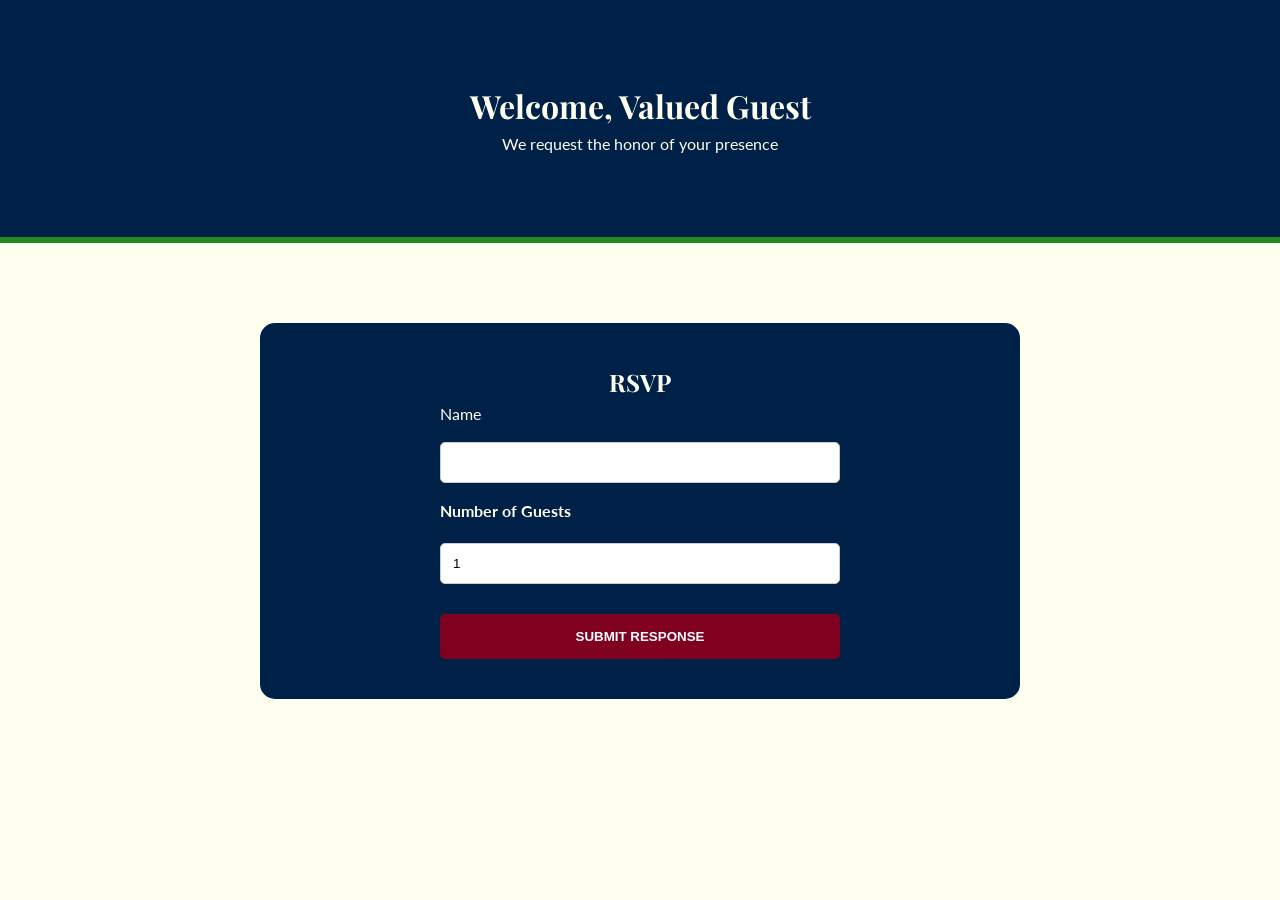
<file: index.html>
<!DOCTYPE html>
<html lang="en">
<head>
    <meta charset="UTF-8">
    <meta name="viewport" content="width=device-width, initial-scale=1.0">
    <title>Wedding Invitation | 9th Sept 2026</title>
    <link href="https://fonts.googleapis.com/css2?family=Lato:wght@300;400&family=Playfair+Display:ital,wght@0,400;0,700;1,400&display=swap" rel="stylesheet">
    <style>
        :root { --navy: #002147; --ivory: #FFFFF0; --burgundy: #800020; --forest: #228B22; }
        * { box-sizing: border-box; margin: 0; padding: 0; }
        body { font-family: 'Lato', sans-serif; background-color: var(--ivory); color: var(--navy); text-align: center; line-height: 1.6; }
        h1, h2 { font-family: 'Playfair Display', serif; }
        .hero { background: var(--navy); color: var(--ivory); padding: 80px 20px; border-bottom: 6px solid var(--forest); }
        .container { max-width: 800px; margin: 0 auto; padding: 40px 20px; }
        .card { background: white; padding: 30px; border-radius: 12px; box-shadow: 0 10px 30px rgba(0,0,0,0.1); margin-bottom: 20px; }
        .hidden { display: none !important; }
        .rsvp-section { background: var(--navy); color: var(--ivory); padding: 40px; border-radius: 15px; margin-top: 40px; }
        form { max-width: 400px; margin: 0 auto; text-align: left; display: flex; flex-direction: column; gap: 15px; }
        input { padding: 12px; border-radius: 5px; border: 1px solid #ccc; width: 100%; }
        .headcount-label { font-weight: bold; display: block; margin-bottom: 5px; }
        .btn-primary { background: var(--burgundy); color: white; border: none; padding: 15px; font-weight: bold; cursor: pointer; border-radius: 5px; text-transform: uppercase; }
    </style>
</head>
<body>

    <header class="hero">
        <h1 id="greeting">Welcome, Valued Guest</h1>
        <p>We request the honor of your presence</p>
    </header>

    <div class="container">
        <div id="lunch-section" class="card hidden">
            <h2 style="color: var(--burgundy)">Special Lunch</h2>
            <p>9th September 2026 | Sayaji Hotel</p>
        </div>

        <section class="rsvp-section">
            <h2>RSVP</h2>
            <form id="rsvpForm">
                <label>Name</label>
                <input type="text" id="formName" readonly>

                <label class="headcount-label" id="countLabel">Number of Guests</label>
                <input type="number" id="headcount" min="1" value="1" required>
                <small id="maxHint" style="color: #FFD700;"></small>

                <div id="lunch-rsvp" class="hidden">
                    <label><input type="checkbox" id="lunchCheck"> Attending Lunch</label>
                </div>

                <button type="submit" class="btn-primary">Submit Response</button>
            </form>
        </section>
    </div>

    <script>
        // Ideally, you'd fetch this from your 'guests.json' file
        // For now, I've embedded the data structure you need
        const guestList = {
            "Enoch": { name: "Enoch Macwan", lunch: true, maxHeadcount: 5 },
            "JohnDoe": { name: "John Doe", lunch: true, maxHeadcount: 3 },
            "JaneSmith": { name: "Jane Smith", lunch: false, maxHeadcount: 2 }
        };

        document.addEventListener('DOMContentLoaded', () => {
            const params = new URLSearchParams(window.location.search);
            const guestKey = params.get('name');

            if (guestKey && guestList[guestKey]) {
                const guest = guestList[guestKey];
                
                document.getElementById('greeting').innerText = `Welcome, ${guest.name}`;
                document.getElementById('formName').value = guest.name;

                // 1. Headcount Logic
                const countInput = document.getElementById('headcount');
                const hint = document.getElementById('maxHint');
                
                countInput.max = guest.maxHeadcount; // Sets the limit
                hint.innerText = `Note: Max ${guest.maxHeadcount} guests allowed for this invite.`;

                // 2. Lunch Visibility Logic
                if (guest.lunch) {
                    document.getElementById('lunch-section').classList.remove('hidden');
                    document.getElementById('lunch-rsvp').classList.remove('hidden');
                }
            }
        });

        document.getElementById('rsvpForm').addEventListener('submit', (e) => {
            e.preventDefault();
            const count = document.getElementById('headcount').value;
            const max = document.getElementById('headcount').max;

            if (parseInt(count) > parseInt(max)) {
                alert(`Sorry, the maximum headcount for this invitation is ${max}.`);
            } else {
                alert("Thank you! Your RSVP for " + count + " people has been received.");
            }
        });
    </script>
</body>
</html>
</file>
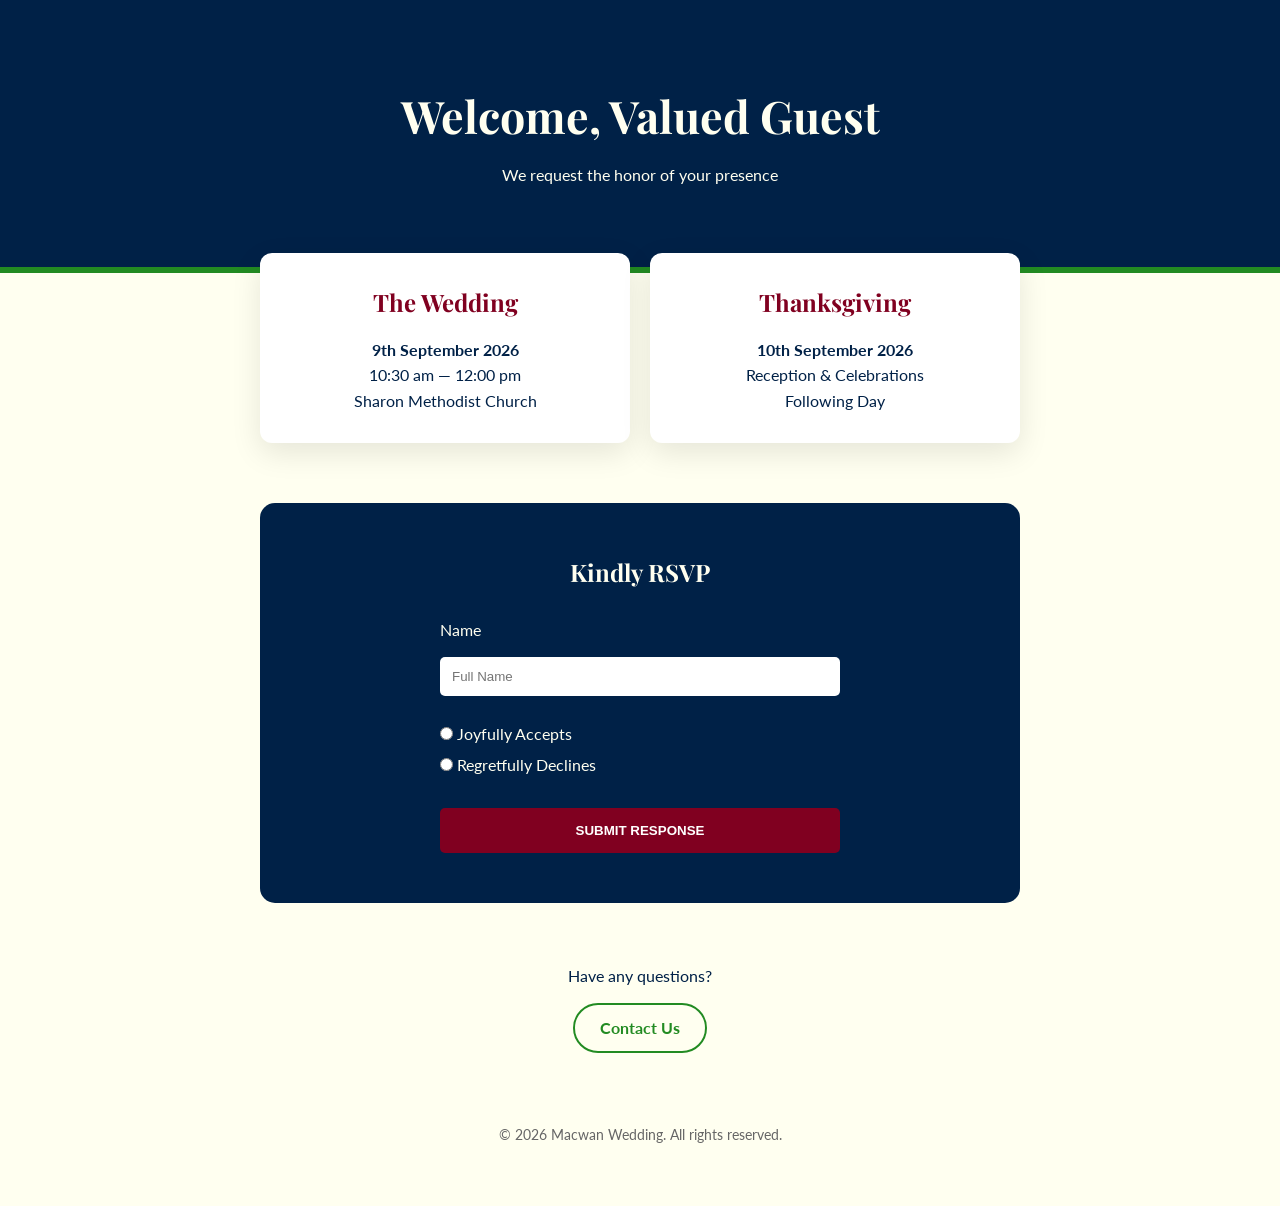
<file: wedding_invitation.html>
<!DOCTYPE html>
<html lang="en">
<head>
    <meta charset="UTF-8">
    <meta name="viewport" content="width=device-width, initial-scale=1.0">
    <title>Wedding Invitation | 9th Sept 2026</title>
    
    <link href="https://fonts.googleapis.com/css2?family=Lato:wght@300;400&family=Playfair+Display:ital,wght@0,400;0,700;1,400&display=swap" rel="stylesheet">

    <style>
        :root {
            --navy: #002147;
            --ivory: #FFFFF0;
            --burgundy: #800020;
            --forest-green: #228B22;
        }

        * { box-sizing: border-box; margin: 0; padding: 0; }

        body {
            font-family: 'Lato', sans-serif;
            background-color: var(--ivory);
            color: var(--navy);
            line-height: 1.6;
            text-align: center;
        }

        h1, h2 { font-family: 'Playfair Display', serif; }

        .hero {
            background-color: var(--navy);
            color: var(--ivory);
            padding: 80px 20px;
            border-bottom: 6px solid var(--forest-green);
        }

        .hero h1 { font-size: 2.8rem; margin-bottom: 10px; }

        .container {
            max-width: 800px;
            margin: 0 auto;
            padding: 40px 20px;
        }

        .details-grid {
            display: flex;
            flex-wrap: wrap;
            justify-content: center;
            gap: 20px;
            margin-top: -60px; /* Overlap effect */
        }

        .card {
            background: white;
            padding: 30px;
            border-radius: 12px;
            box-shadow: 0 10px 30px rgba(0,0,0,0.1);
            flex: 1 1 250px;
            min-width: 280px;
        }

        .card h2 { color: var(--burgundy); margin-bottom: 15px; }

        .hidden { display: none !important; }

        /* RSVP Form */
        .rsvp-section {
            background: var(--navy);
            color: var(--ivory);
            padding: 50px 20px;
            border-radius: 15px;
            margin: 60px 0;
        }

        .rsvp-section h2 { margin-bottom: 25px; }

        form {
            max-width: 400px;
            margin: 0 auto;
            display: flex;
            flex-direction: column;
            gap: 15px;
            text-align: left;
        }

        input[type="text"] {
            padding: 12px;
            border-radius: 5px;
            border: none;
            width: 100%;
        }

        .radio-group { margin: 10px 0; }
        .radio-group label { display: block; margin-bottom: 5px; cursor: pointer; }

        .btn-primary {
            background: var(--burgundy);
            color: white;
            border: none;
            padding: 15px;
            font-weight: bold;
            cursor: pointer;
            border-radius: 5px;
            transition: 0.3s;
            text-transform: uppercase;
        }

        .btn-primary:hover { opacity: 0.9; transform: translateY(-2px); }

        .btn-contact {
            display: inline-block;
            text-decoration: none;
            color: var(--forest-green);
            border: 2px solid var(--forest-green);
            padding: 10px 25px;
            border-radius: 30px;
            font-weight: bold;
            transition: 0.3s;
        }

        .btn-contact:hover { background: var(--forest-green); color: white; }

        footer { margin-top: 50px; padding: 20px; color: #666; font-size: 0.9rem; }
    </style>
</head>
<body>

    <header class="hero">
        <h1 id="greeting">Welcome, Valued Guest</h1>
        <p>We request the honor of your presence</p>
    </header>

    <div class="container">
        <section class="details-grid">
            <div class="card">
                <h2>The Wedding</h2>
                <p><strong>9th September 2026</strong></p>
                <p>10:30 am — 12:00 pm</p>
                <p>Sharon Methodist Church</p>
            </div>

            <div id="lunch-section" class="card hidden">
                <h2>Special Lunch</h2>
                <p><strong>9th September 2026</strong></p>
                <p>12:30 pm onwards</p>
                <p>Sayaji Hotel</p>
            </div>

            <div class="card">
                <h2>Thanksgiving</h2>
                <p><strong>10th September 2026</strong></p>
                <p>Reception & Celebrations</p>
                <p>Following Day</p>
            </div>
        </section>

        <section class="rsvp-section">
            <h2>Kindly RSVP</h2>
            <form id="rsvpForm">
                <label for="formName">Name</label>
                <input type="text" id="formName" required placeholder="Full Name">

                <div class="radio-group">
                    <label><input type="radio" name="attending" value="yes" required> Joyfully Accepts</label>
                    <label><input type="radio" name="attending" value="no"> Regretfully Declines</label>
                </div>

                <div id="lunch-rsvp" class="hidden">
                    <label style="color: #FFD700;">
                        <input type="checkbox" id="lunchCheck"> Confirming for Lunch at Sayaji Hotel
                    </label>
                </div>

                <button type="submit" class="btn-primary">Submit Response</button>
            </form>
        </section>

        <section>
            <p style="margin-bottom: 15px;">Have any questions?</p>
            <a href="mailto:macwanenoch@gmail.com" class="btn-contact">Contact Us</a>
        </section>

        <footer>
            <p>&copy; 2026 Macwan Wedding. All rights reserved.</p>
        </footer>
    </div>

    <script>
        /** * GUEST LIST CONFIGURATION
         * Add your guests here. The key (e.g. "JohnDoe") 
         * is what you put in the URL: ?name=JohnDoe
         */
        const guestList = {
            "Enoch": { name: "Enoch Macwan", lunch: true },
            "JohnDoe": { name: "John Doe", lunch: true },
            "JaneSmith": { name: "Jane Smith", lunch: false }
        };

        document.addEventListener('DOMContentLoaded', () => {
            // Get URL Parameter
            const params = new URLSearchParams(window.location.search);
            const guestKey = params.get('name');

            const greeting = document.getElementById('greeting');
            const lunchSection = document.getElementById('lunch-section');
            const lunchRSVP = document.getElementById('lunch-rsvp');
            const formName = document.getElementById('formName');

            // Logic to check guest list
            if (guestKey && guestList[guestKey]) {
                const guest = guestList[guestKey];
                
                // 1. Personalized Greeting
                greeting.innerText = `Welcome, ${guest.name}`;
                
                // 2. Pre-fill name in form
                formName.value = guest.name;

                // 3. Conditional Lunch Visibility
                if (guest.lunch) {
                    lunchSection.classList.remove('hidden');
                    lunchRSVP.classList.remove('hidden');
                }
            } else {
                // Default fallback
                greeting.innerText = "Welcome, Valued Guest";
            }

            // Simple Form Handling
            document.getElementById('rsvpForm').addEventListener('submit', (e) => {
                e.preventDefault();
                alert("Thank you! Your response has been received.");
            });
        });
    </script>
</body>
</html>
</file>
